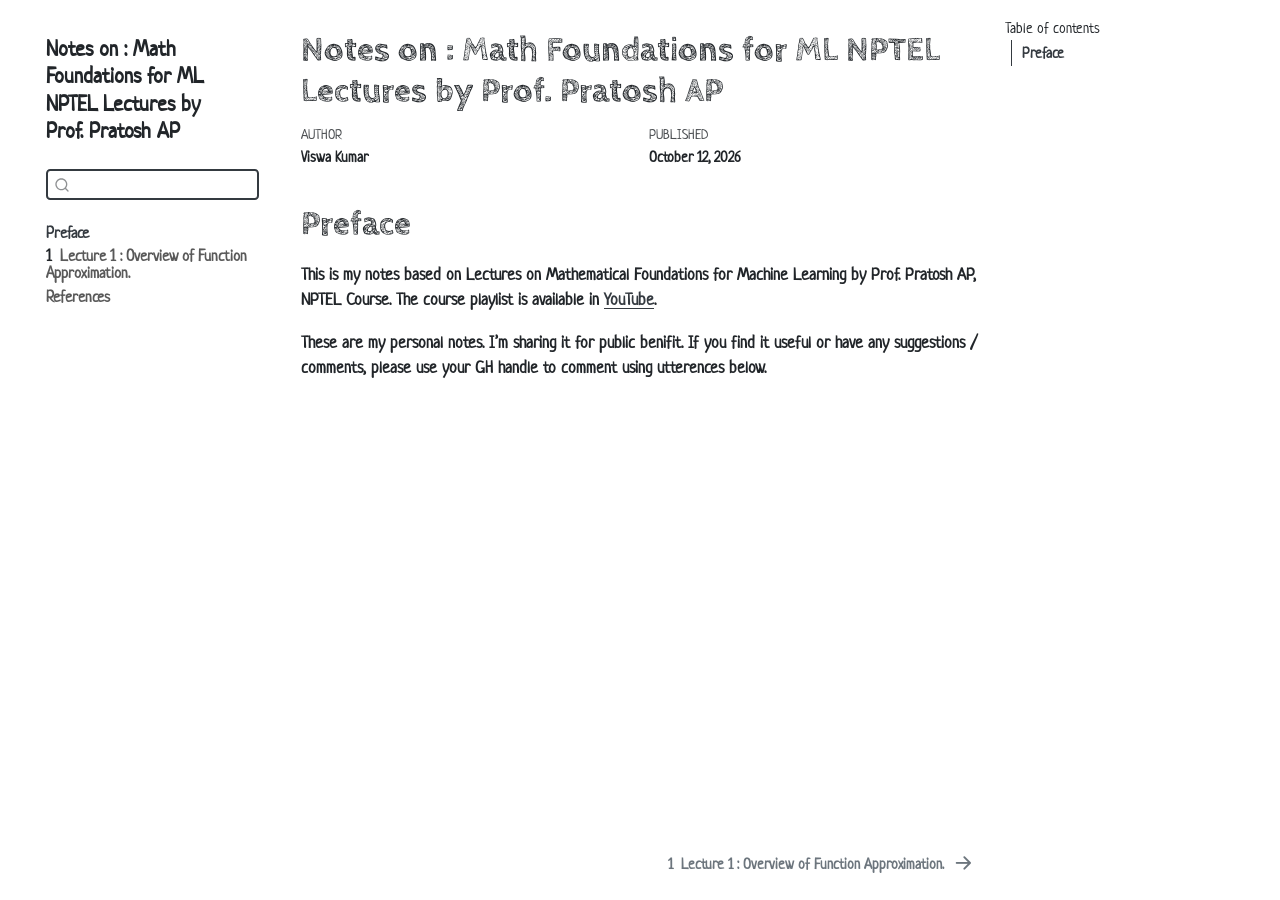
<file: docs/index.html>
<!DOCTYPE html>
<html xmlns="http://www.w3.org/1999/xhtml" lang="en" xml:lang="en"><head>

<meta charset="utf-8">
<meta name="generator" content="quarto-1.7.31">

<meta name="viewport" content="width=device-width, initial-scale=1.0, user-scalable=yes">

<meta name="author" content="Viswa Kumar">
<meta name="dcterms.date" content="2026-10-12">

<title>Notes on : Math Foundations for ML NPTEL Lectures by Prof.&nbsp;Pratosh AP</title>
<style>
code{white-space: pre-wrap;}
span.smallcaps{font-variant: small-caps;}
div.columns{display: flex; gap: min(4vw, 1.5em);}
div.column{flex: auto; overflow-x: auto;}
div.hanging-indent{margin-left: 1.5em; text-indent: -1.5em;}
ul.task-list{list-style: none;}
ul.task-list li input[type="checkbox"] {
  width: 0.8em;
  margin: 0 0.8em 0.2em -1em; /* quarto-specific, see https://github.com/quarto-dev/quarto-cli/issues/4556 */ 
  vertical-align: middle;
}
</style>


<script src="site_libs/quarto-nav/quarto-nav.js"></script>
<script src="site_libs/quarto-nav/headroom.min.js"></script>
<script src="site_libs/clipboard/clipboard.min.js"></script>
<script src="site_libs/quarto-search/autocomplete.umd.js"></script>
<script src="site_libs/quarto-search/fuse.min.js"></script>
<script src="site_libs/quarto-search/quarto-search.js"></script>
<meta name="quarto:offset" content="./">
<link href="./lecture1.html" rel="next">
<script src="site_libs/quarto-html/quarto.js" type="module"></script>
<script src="site_libs/quarto-html/tabsets/tabsets.js" type="module"></script>
<script src="site_libs/quarto-html/popper.min.js"></script>
<script src="site_libs/quarto-html/tippy.umd.min.js"></script>
<script src="site_libs/quarto-html/anchor.min.js"></script>
<link href="site_libs/quarto-html/tippy.css" rel="stylesheet">
<link href="site_libs/quarto-html/quarto-syntax-highlighting-e1a5c8363afafaef2c763b6775fbf3ca.css" rel="stylesheet" id="quarto-text-highlighting-styles">
<script src="site_libs/bootstrap/bootstrap.min.js"></script>
<link href="site_libs/bootstrap/bootstrap-icons.css" rel="stylesheet">
<link href="site_libs/bootstrap/bootstrap-631ed5edf0d573423dc8ce9dab005e85.min.css" rel="stylesheet" append-hash="true" id="quarto-bootstrap" data-mode="light">
<script id="quarto-search-options" type="application/json">{
  "location": "sidebar",
  "copy-button": false,
  "collapse-after": 3,
  "panel-placement": "start",
  "type": "textbox",
  "limit": 50,
  "keyboard-shortcut": [
    "f",
    "/",
    "s"
  ],
  "show-item-context": false,
  "language": {
    "search-no-results-text": "No results",
    "search-matching-documents-text": "matching documents",
    "search-copy-link-title": "Copy link to search",
    "search-hide-matches-text": "Hide additional matches",
    "search-more-match-text": "more match in this document",
    "search-more-matches-text": "more matches in this document",
    "search-clear-button-title": "Clear",
    "search-text-placeholder": "",
    "search-detached-cancel-button-title": "Cancel",
    "search-submit-button-title": "Submit",
    "search-label": "Search"
  }
}</script>


</head>

<body class="nav-sidebar floating quarto-light">

<div id="quarto-search-results"></div>
  <header id="quarto-header" class="headroom fixed-top">
  <nav class="quarto-secondary-nav">
    <div class="container-fluid d-flex">
      <button type="button" class="quarto-btn-toggle btn" data-bs-toggle="collapse" role="button" data-bs-target=".quarto-sidebar-collapse-item" aria-controls="quarto-sidebar" aria-expanded="false" aria-label="Toggle sidebar navigation" onclick="if (window.quartoToggleHeadroom) { window.quartoToggleHeadroom(); }">
        <i class="bi bi-layout-text-sidebar-reverse"></i>
      </button>
        <nav class="quarto-page-breadcrumbs" aria-label="breadcrumb"><ol class="breadcrumb"><li class="breadcrumb-item"><a href="./index.html">Preface</a></li></ol></nav>
        <a class="flex-grow-1" role="navigation" data-bs-toggle="collapse" data-bs-target=".quarto-sidebar-collapse-item" aria-controls="quarto-sidebar" aria-expanded="false" aria-label="Toggle sidebar navigation" onclick="if (window.quartoToggleHeadroom) { window.quartoToggleHeadroom(); }">      
        </a>
      <button type="button" class="btn quarto-search-button" aria-label="Search" onclick="window.quartoOpenSearch();">
        <i class="bi bi-search"></i>
      </button>
    </div>
  </nav>
</header>
<!-- content -->
<div id="quarto-content" class="quarto-container page-columns page-rows-contents page-layout-article">
<!-- sidebar -->
  <nav id="quarto-sidebar" class="sidebar collapse collapse-horizontal quarto-sidebar-collapse-item sidebar-navigation floating overflow-auto">
    <div class="pt-lg-2 mt-2 text-left sidebar-header">
    <div class="sidebar-title mb-0 py-0">
      <a href="./">Notes on : Math Foundations for ML NPTEL Lectures by Prof.&nbsp;Pratosh AP</a> 
    </div>
      </div>
        <div class="mt-2 flex-shrink-0 align-items-center">
        <div class="sidebar-search">
        <div id="quarto-search" class="" title="Search"></div>
        </div>
        </div>
    <div class="sidebar-menu-container"> 
    <ul class="list-unstyled mt-1">
        <li class="sidebar-item">
  <div class="sidebar-item-container"> 
  <a href="./index.html" class="sidebar-item-text sidebar-link active">
 <span class="menu-text">Preface</span></a>
  </div>
</li>
        <li class="sidebar-item">
  <div class="sidebar-item-container"> 
  <a href="./lecture1.html" class="sidebar-item-text sidebar-link">
 <span class="menu-text"><span class="chapter-number">1</span>&nbsp; <span class="chapter-title">Lecture 1 : Overview of Function Approximation.</span></span></a>
  </div>
</li>
        <li class="sidebar-item">
  <div class="sidebar-item-container"> 
  <a href="./references.html" class="sidebar-item-text sidebar-link">
 <span class="menu-text">References</span></a>
  </div>
</li>
    </ul>
    </div>
</nav>
<div id="quarto-sidebar-glass" class="quarto-sidebar-collapse-item" data-bs-toggle="collapse" data-bs-target=".quarto-sidebar-collapse-item"></div>
<!-- margin-sidebar -->
    <div id="quarto-margin-sidebar" class="sidebar margin-sidebar">
        <nav id="TOC" role="doc-toc" class="toc-active">
    <h2 id="toc-title">Table of contents</h2>
   
  <ul>
  <li><a href="#preface" id="toc-preface" class="nav-link active" data-scroll-target="#preface">Preface</a></li>
  </ul>
</nav>
    </div>
<!-- main -->
<main class="content" id="quarto-document-content">

<header id="title-block-header" class="quarto-title-block default">
<div class="quarto-title">
<h1 class="title">Notes on : Math Foundations for ML NPTEL Lectures by Prof.&nbsp;Pratosh AP</h1>
</div>



<div class="quarto-title-meta">

    <div>
    <div class="quarto-title-meta-heading">Author</div>
    <div class="quarto-title-meta-contents">
             <p>Viswa Kumar </p>
          </div>
  </div>
    
    <div>
    <div class="quarto-title-meta-heading">Published</div>
    <div class="quarto-title-meta-contents">
      <p class="date">October 12, 2026</p>
    </div>
  </div>
  
    
  </div>
  


</header>


<section id="preface" class="level1 unnumbered">
<h1 class="unnumbered">Preface</h1>
<p>This is my notes based on Lectures on Mathematical Foundations for Machine Learning by Prof.&nbsp;Pratosh AP, NPTEL Course. The course playlist is available in <a href="https://youtube.com/playlist?list=PLgMDNELGJ1Cay-Q9Cn8KcpUcC58NDWuiu&amp;si=5ALB2xS0go6PkdkR">YouTube</a>.</p>
<p>These are my personal notes. I’m sharing it for public benifit. If you find it useful or have any suggestions / comments, please use your GH handle to comment using utterences below.</p>


</section>

</main> <!-- /main -->
<script id="quarto-html-after-body" type="application/javascript">
  window.document.addEventListener("DOMContentLoaded", function (event) {
    const icon = "";
    const anchorJS = new window.AnchorJS();
    anchorJS.options = {
      placement: 'right',
      icon: icon
    };
    anchorJS.add('.anchored');
    const isCodeAnnotation = (el) => {
      for (const clz of el.classList) {
        if (clz.startsWith('code-annotation-')) {                     
          return true;
        }
      }
      return false;
    }
    const onCopySuccess = function(e) {
      // button target
      const button = e.trigger;
      // don't keep focus
      button.blur();
      // flash "checked"
      button.classList.add('code-copy-button-checked');
      var currentTitle = button.getAttribute("title");
      button.setAttribute("title", "Copied!");
      let tooltip;
      if (window.bootstrap) {
        button.setAttribute("data-bs-toggle", "tooltip");
        button.setAttribute("data-bs-placement", "left");
        button.setAttribute("data-bs-title", "Copied!");
        tooltip = new bootstrap.Tooltip(button, 
          { trigger: "manual", 
            customClass: "code-copy-button-tooltip",
            offset: [0, -8]});
        tooltip.show();    
      }
      setTimeout(function() {
        if (tooltip) {
          tooltip.hide();
          button.removeAttribute("data-bs-title");
          button.removeAttribute("data-bs-toggle");
          button.removeAttribute("data-bs-placement");
        }
        button.setAttribute("title", currentTitle);
        button.classList.remove('code-copy-button-checked');
      }, 1000);
      // clear code selection
      e.clearSelection();
    }
    const getTextToCopy = function(trigger) {
        const codeEl = trigger.previousElementSibling.cloneNode(true);
        for (const childEl of codeEl.children) {
          if (isCodeAnnotation(childEl)) {
            childEl.remove();
          }
        }
        return codeEl.innerText;
    }
    const clipboard = new window.ClipboardJS('.code-copy-button:not([data-in-quarto-modal])', {
      text: getTextToCopy
    });
    clipboard.on('success', onCopySuccess);
    if (window.document.getElementById('quarto-embedded-source-code-modal')) {
      const clipboardModal = new window.ClipboardJS('.code-copy-button[data-in-quarto-modal]', {
        text: getTextToCopy,
        container: window.document.getElementById('quarto-embedded-source-code-modal')
      });
      clipboardModal.on('success', onCopySuccess);
    }
      var localhostRegex = new RegExp(/^(?:http|https):\/\/localhost\:?[0-9]*\//);
      var mailtoRegex = new RegExp(/^mailto:/);
        var filterRegex = new RegExp('/' + window.location.host + '/');
      var isInternal = (href) => {
          return filterRegex.test(href) || localhostRegex.test(href) || mailtoRegex.test(href);
      }
      // Inspect non-navigation links and adorn them if external
     var links = window.document.querySelectorAll('a[href]:not(.nav-link):not(.navbar-brand):not(.toc-action):not(.sidebar-link):not(.sidebar-item-toggle):not(.pagination-link):not(.no-external):not([aria-hidden]):not(.dropdown-item):not(.quarto-navigation-tool):not(.about-link)');
      for (var i=0; i<links.length; i++) {
        const link = links[i];
        if (!isInternal(link.href)) {
          // undo the damage that might have been done by quarto-nav.js in the case of
          // links that we want to consider external
          if (link.dataset.originalHref !== undefined) {
            link.href = link.dataset.originalHref;
          }
        }
      }
    function tippyHover(el, contentFn, onTriggerFn, onUntriggerFn) {
      const config = {
        allowHTML: true,
        maxWidth: 500,
        delay: 100,
        arrow: false,
        appendTo: function(el) {
            return el.parentElement;
        },
        interactive: true,
        interactiveBorder: 10,
        theme: 'quarto',
        placement: 'bottom-start',
      };
      if (contentFn) {
        config.content = contentFn;
      }
      if (onTriggerFn) {
        config.onTrigger = onTriggerFn;
      }
      if (onUntriggerFn) {
        config.onUntrigger = onUntriggerFn;
      }
      window.tippy(el, config); 
    }
    const noterefs = window.document.querySelectorAll('a[role="doc-noteref"]');
    for (var i=0; i<noterefs.length; i++) {
      const ref = noterefs[i];
      tippyHover(ref, function() {
        // use id or data attribute instead here
        let href = ref.getAttribute('data-footnote-href') || ref.getAttribute('href');
        try { href = new URL(href).hash; } catch {}
        const id = href.replace(/^#\/?/, "");
        const note = window.document.getElementById(id);
        if (note) {
          return note.innerHTML;
        } else {
          return "";
        }
      });
    }
    const xrefs = window.document.querySelectorAll('a.quarto-xref');
    const processXRef = (id, note) => {
      // Strip column container classes
      const stripColumnClz = (el) => {
        el.classList.remove("page-full", "page-columns");
        if (el.children) {
          for (const child of el.children) {
            stripColumnClz(child);
          }
        }
      }
      stripColumnClz(note)
      if (id === null || id.startsWith('sec-')) {
        // Special case sections, only their first couple elements
        const container = document.createElement("div");
        if (note.children && note.children.length > 2) {
          container.appendChild(note.children[0].cloneNode(true));
          for (let i = 1; i < note.children.length; i++) {
            const child = note.children[i];
            if (child.tagName === "P" && child.innerText === "") {
              continue;
            } else {
              container.appendChild(child.cloneNode(true));
              break;
            }
          }
          if (window.Quarto?.typesetMath) {
            window.Quarto.typesetMath(container);
          }
          return container.innerHTML
        } else {
          if (window.Quarto?.typesetMath) {
            window.Quarto.typesetMath(note);
          }
          return note.innerHTML;
        }
      } else {
        // Remove any anchor links if they are present
        const anchorLink = note.querySelector('a.anchorjs-link');
        if (anchorLink) {
          anchorLink.remove();
        }
        if (window.Quarto?.typesetMath) {
          window.Quarto.typesetMath(note);
        }
        if (note.classList.contains("callout")) {
          return note.outerHTML;
        } else {
          return note.innerHTML;
        }
      }
    }
    for (var i=0; i<xrefs.length; i++) {
      const xref = xrefs[i];
      tippyHover(xref, undefined, function(instance) {
        instance.disable();
        let url = xref.getAttribute('href');
        let hash = undefined; 
        if (url.startsWith('#')) {
          hash = url;
        } else {
          try { hash = new URL(url).hash; } catch {}
        }
        if (hash) {
          const id = hash.replace(/^#\/?/, "");
          const note = window.document.getElementById(id);
          if (note !== null) {
            try {
              const html = processXRef(id, note.cloneNode(true));
              instance.setContent(html);
            } finally {
              instance.enable();
              instance.show();
            }
          } else {
            // See if we can fetch this
            fetch(url.split('#')[0])
            .then(res => res.text())
            .then(html => {
              const parser = new DOMParser();
              const htmlDoc = parser.parseFromString(html, "text/html");
              const note = htmlDoc.getElementById(id);
              if (note !== null) {
                const html = processXRef(id, note);
                instance.setContent(html);
              } 
            }).finally(() => {
              instance.enable();
              instance.show();
            });
          }
        } else {
          // See if we can fetch a full url (with no hash to target)
          // This is a special case and we should probably do some content thinning / targeting
          fetch(url)
          .then(res => res.text())
          .then(html => {
            const parser = new DOMParser();
            const htmlDoc = parser.parseFromString(html, "text/html");
            const note = htmlDoc.querySelector('main.content');
            if (note !== null) {
              // This should only happen for chapter cross references
              // (since there is no id in the URL)
              // remove the first header
              if (note.children.length > 0 && note.children[0].tagName === "HEADER") {
                note.children[0].remove();
              }
              const html = processXRef(null, note);
              instance.setContent(html);
            } 
          }).finally(() => {
            instance.enable();
            instance.show();
          });
        }
      }, function(instance) {
      });
    }
        let selectedAnnoteEl;
        const selectorForAnnotation = ( cell, annotation) => {
          let cellAttr = 'data-code-cell="' + cell + '"';
          let lineAttr = 'data-code-annotation="' +  annotation + '"';
          const selector = 'span[' + cellAttr + '][' + lineAttr + ']';
          return selector;
        }
        const selectCodeLines = (annoteEl) => {
          const doc = window.document;
          const targetCell = annoteEl.getAttribute("data-target-cell");
          const targetAnnotation = annoteEl.getAttribute("data-target-annotation");
          const annoteSpan = window.document.querySelector(selectorForAnnotation(targetCell, targetAnnotation));
          const lines = annoteSpan.getAttribute("data-code-lines").split(",");
          const lineIds = lines.map((line) => {
            return targetCell + "-" + line;
          })
          let top = null;
          let height = null;
          let parent = null;
          if (lineIds.length > 0) {
              //compute the position of the single el (top and bottom and make a div)
              const el = window.document.getElementById(lineIds[0]);
              top = el.offsetTop;
              height = el.offsetHeight;
              parent = el.parentElement.parentElement;
            if (lineIds.length > 1) {
              const lastEl = window.document.getElementById(lineIds[lineIds.length - 1]);
              const bottom = lastEl.offsetTop + lastEl.offsetHeight;
              height = bottom - top;
            }
            if (top !== null && height !== null && parent !== null) {
              // cook up a div (if necessary) and position it 
              let div = window.document.getElementById("code-annotation-line-highlight");
              if (div === null) {
                div = window.document.createElement("div");
                div.setAttribute("id", "code-annotation-line-highlight");
                div.style.position = 'absolute';
                parent.appendChild(div);
              }
              div.style.top = top - 2 + "px";
              div.style.height = height + 4 + "px";
              div.style.left = 0;
              let gutterDiv = window.document.getElementById("code-annotation-line-highlight-gutter");
              if (gutterDiv === null) {
                gutterDiv = window.document.createElement("div");
                gutterDiv.setAttribute("id", "code-annotation-line-highlight-gutter");
                gutterDiv.style.position = 'absolute';
                const codeCell = window.document.getElementById(targetCell);
                const gutter = codeCell.querySelector('.code-annotation-gutter');
                gutter.appendChild(gutterDiv);
              }
              gutterDiv.style.top = top - 2 + "px";
              gutterDiv.style.height = height + 4 + "px";
            }
            selectedAnnoteEl = annoteEl;
          }
        };
        const unselectCodeLines = () => {
          const elementsIds = ["code-annotation-line-highlight", "code-annotation-line-highlight-gutter"];
          elementsIds.forEach((elId) => {
            const div = window.document.getElementById(elId);
            if (div) {
              div.remove();
            }
          });
          selectedAnnoteEl = undefined;
        };
          // Handle positioning of the toggle
      window.addEventListener(
        "resize",
        throttle(() => {
          elRect = undefined;
          if (selectedAnnoteEl) {
            selectCodeLines(selectedAnnoteEl);
          }
        }, 10)
      );
      function throttle(fn, ms) {
      let throttle = false;
      let timer;
        return (...args) => {
          if(!throttle) { // first call gets through
              fn.apply(this, args);
              throttle = true;
          } else { // all the others get throttled
              if(timer) clearTimeout(timer); // cancel #2
              timer = setTimeout(() => {
                fn.apply(this, args);
                timer = throttle = false;
              }, ms);
          }
        };
      }
        // Attach click handler to the DT
        const annoteDls = window.document.querySelectorAll('dt[data-target-cell]');
        for (const annoteDlNode of annoteDls) {
          annoteDlNode.addEventListener('click', (event) => {
            const clickedEl = event.target;
            if (clickedEl !== selectedAnnoteEl) {
              unselectCodeLines();
              const activeEl = window.document.querySelector('dt[data-target-cell].code-annotation-active');
              if (activeEl) {
                activeEl.classList.remove('code-annotation-active');
              }
              selectCodeLines(clickedEl);
              clickedEl.classList.add('code-annotation-active');
            } else {
              // Unselect the line
              unselectCodeLines();
              clickedEl.classList.remove('code-annotation-active');
            }
          });
        }
    const findCites = (el) => {
      const parentEl = el.parentElement;
      if (parentEl) {
        const cites = parentEl.dataset.cites;
        if (cites) {
          return {
            el,
            cites: cites.split(' ')
          };
        } else {
          return findCites(el.parentElement)
        }
      } else {
        return undefined;
      }
    };
    var bibliorefs = window.document.querySelectorAll('a[role="doc-biblioref"]');
    for (var i=0; i<bibliorefs.length; i++) {
      const ref = bibliorefs[i];
      const citeInfo = findCites(ref);
      if (citeInfo) {
        tippyHover(citeInfo.el, function() {
          var popup = window.document.createElement('div');
          citeInfo.cites.forEach(function(cite) {
            var citeDiv = window.document.createElement('div');
            citeDiv.classList.add('hanging-indent');
            citeDiv.classList.add('csl-entry');
            var biblioDiv = window.document.getElementById('ref-' + cite);
            if (biblioDiv) {
              citeDiv.innerHTML = biblioDiv.innerHTML;
            }
            popup.appendChild(citeDiv);
          });
          return popup.innerHTML;
        });
      }
    }
  });
  </script>
<nav class="page-navigation">
  <div class="nav-page nav-page-previous">
  </div>
  <div class="nav-page nav-page-next">
      <a href="./lecture1.html" class="pagination-link" aria-label="Lecture 1 : Overview of Function Approximation.">
        <span class="nav-page-text"><span class="chapter-number">1</span>&nbsp; <span class="chapter-title">Lecture 1 : Overview of Function Approximation.</span></span> <i class="bi bi-arrow-right-short"></i>
      </a>
  </div>
</nav>
</div> <!-- /content -->




</body></html>
</file>
<file: docs/site_libs/quarto-html/tippy.css>
.tippy-box[data-animation=fade][data-state=hidden]{opacity:0}[data-tippy-root]{max-width:calc(100vw - 10px)}.tippy-box{position:relative;background-color:#333;color:#fff;border-radius:4px;font-size:14px;line-height:1.4;white-space:normal;outline:0;transition-property:transform,visibility,opacity}.tippy-box[data-placement^=top]>.tippy-arrow{bottom:0}.tippy-box[data-placement^=top]>.tippy-arrow:before{bottom:-7px;left:0;border-width:8px 8px 0;border-top-color:initial;transform-origin:center top}.tippy-box[data-placement^=bottom]>.tippy-arrow{top:0}.tippy-box[data-placement^=bottom]>.tippy-arrow:before{top:-7px;left:0;border-width:0 8px 8px;border-bottom-color:initial;transform-origin:center bottom}.tippy-box[data-placement^=left]>.tippy-arrow{right:0}.tippy-box[data-placement^=left]>.tippy-arrow:before{border-width:8px 0 8px 8px;border-left-color:initial;right:-7px;transform-origin:center left}.tippy-box[data-placement^=right]>.tippy-arrow{left:0}.tippy-box[data-placement^=right]>.tippy-arrow:before{left:-7px;border-width:8px 8px 8px 0;border-right-color:initial;transform-origin:center right}.tippy-box[data-inertia][data-state=visible]{transition-timing-function:cubic-bezier(.54,1.5,.38,1.11)}.tippy-arrow{width:16px;height:16px;color:#333}.tippy-arrow:before{content:"";position:absolute;border-color:transparent;border-style:solid}.tippy-content{position:relative;padding:5px 9px;z-index:1}
</file>
<file: docs/site_libs/quarto-html/quarto-syntax-highlighting-e1a5c8363afafaef2c763b6775fbf3ca.css>
/* quarto syntax highlight colors */
:root {
  --quarto-hl-ot-color: #003B4F;
  --quarto-hl-at-color: #657422;
  --quarto-hl-ss-color: #20794D;
  --quarto-hl-an-color: #5E5E5E;
  --quarto-hl-fu-color: #4758AB;
  --quarto-hl-st-color: #20794D;
  --quarto-hl-cf-color: #003B4F;
  --quarto-hl-op-color: #5E5E5E;
  --quarto-hl-er-color: #AD0000;
  --quarto-hl-bn-color: #AD0000;
  --quarto-hl-al-color: #AD0000;
  --quarto-hl-va-color: #111111;
  --quarto-hl-bu-color: inherit;
  --quarto-hl-ex-color: inherit;
  --quarto-hl-pp-color: #AD0000;
  --quarto-hl-in-color: #5E5E5E;
  --quarto-hl-vs-color: #20794D;
  --quarto-hl-wa-color: #5E5E5E;
  --quarto-hl-do-color: #5E5E5E;
  --quarto-hl-im-color: #00769E;
  --quarto-hl-ch-color: #20794D;
  --quarto-hl-dt-color: #AD0000;
  --quarto-hl-fl-color: #AD0000;
  --quarto-hl-co-color: #5E5E5E;
  --quarto-hl-cv-color: #5E5E5E;
  --quarto-hl-cn-color: #8f5902;
  --quarto-hl-sc-color: #5E5E5E;
  --quarto-hl-dv-color: #AD0000;
  --quarto-hl-kw-color: #003B4F;
}

/* other quarto variables */
:root {
  --quarto-font-monospace: SFMono-Regular, Menlo, Monaco, Consolas, "Liberation Mono", "Courier New", monospace;
}

/* syntax highlight based on Pandoc's rules */
pre > code.sourceCode > span {
  color: #003B4F;
}

code.sourceCode > span {
  color: #003B4F;
}

div.sourceCode,
div.sourceCode pre.sourceCode {
  color: #003B4F;
}

/* Normal */
code span {
  color: #003B4F;
}

/* Alert */
code span.al {
  color: #AD0000;
  font-style: inherit;
}

/* Annotation */
code span.an {
  color: #5E5E5E;
  font-style: inherit;
}

/* Attribute */
code span.at {
  color: #657422;
  font-style: inherit;
}

/* BaseN */
code span.bn {
  color: #AD0000;
  font-style: inherit;
}

/* BuiltIn */
code span.bu {
  font-style: inherit;
}

/* ControlFlow */
code span.cf {
  color: #003B4F;
  font-weight: bold;
  font-style: inherit;
}

/* Char */
code span.ch {
  color: #20794D;
  font-style: inherit;
}

/* Constant */
code span.cn {
  color: #8f5902;
  font-style: inherit;
}

/* Comment */
code span.co {
  color: #5E5E5E;
  font-style: inherit;
}

/* CommentVar */
code span.cv {
  color: #5E5E5E;
  font-style: italic;
}

/* Documentation */
code span.do {
  color: #5E5E5E;
  font-style: italic;
}

/* DataType */
code span.dt {
  color: #AD0000;
  font-style: inherit;
}

/* DecVal */
code span.dv {
  color: #AD0000;
  font-style: inherit;
}

/* Error */
code span.er {
  color: #AD0000;
  font-style: inherit;
}

/* Extension */
code span.ex {
  font-style: inherit;
}

/* Float */
code span.fl {
  color: #AD0000;
  font-style: inherit;
}

/* Function */
code span.fu {
  color: #4758AB;
  font-style: inherit;
}

/* Import */
code span.im {
  color: #00769E;
  font-style: inherit;
}

/* Information */
code span.in {
  color: #5E5E5E;
  font-style: inherit;
}

/* Keyword */
code span.kw {
  color: #003B4F;
  font-weight: bold;
  font-style: inherit;
}

/* Operator */
code span.op {
  color: #5E5E5E;
  font-style: inherit;
}

/* Other */
code span.ot {
  color: #003B4F;
  font-style: inherit;
}

/* Preprocessor */
code span.pp {
  color: #AD0000;
  font-style: inherit;
}

/* SpecialChar */
code span.sc {
  color: #5E5E5E;
  font-style: inherit;
}

/* SpecialString */
code span.ss {
  color: #20794D;
  font-style: inherit;
}

/* String */
code span.st {
  color: #20794D;
  font-style: inherit;
}

/* Variable */
code span.va {
  color: #111111;
  font-style: inherit;
}

/* VerbatimString */
code span.vs {
  color: #20794D;
  font-style: inherit;
}

/* Warning */
code span.wa {
  color: #5E5E5E;
  font-style: italic;
}

.prevent-inlining {
  content: "</";
}

/*# sourceMappingURL=c735b2cac6c846c1abc72f5ce1520814.css.map */
</file>
